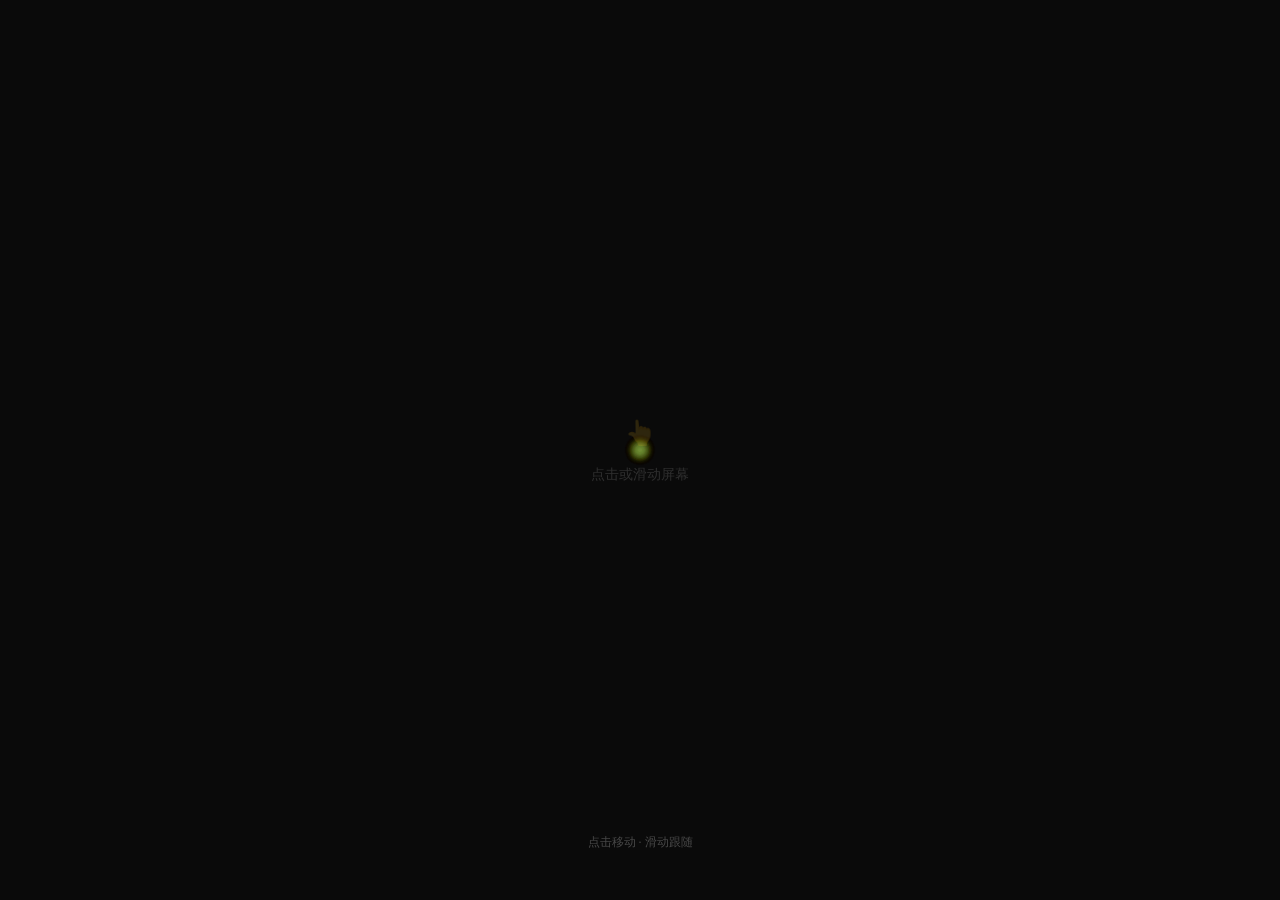
<file: ux/cursor-fog-mobile/index.html>
<!DOCTYPE html>
<html lang="zh-CN">
<head>
  <meta charset="UTF-8">
  <meta name="viewport" content="width=device-width, initial-scale=1.0, maximum-scale=1.0, user-scalable=no">
  <title>彩雾拖尾 · 移动版</title>
  <link rel="stylesheet" href="style.css">
</head>
<body>
  <div class="text-cursor-container" id="container">
    <div class="text-cursor-inner" id="inner"></div>
  </div>
  <div class="tap-hint" id="hint">
    <span class="icon">👆</span>
    点击或滑动屏幕
  </div>
  <div class="info" id="info">点击移动 · 滑动跟随</div>

  <script>
    const inner = document.getElementById('inner');
    const container = document.getElementById('container');
    const hint = document.getElementById('hint');
    const info = document.getElementById('info');

    const count = 30;
    const items = [];

    function getFogGradient(i) {
      const hue = (i / count) * 300 + 10;
      const alpha1 = 0.45 - (i / count) * 0.35;
      const alpha2 = alpha1 * 0.2;
      return `radial-gradient(circle, hsla(${hue}, 100%, 65%, ${alpha1}) 0%, hsla(${hue}, 100%, 55%, ${alpha2}) 40%, transparent 70%)`;
    }

    for (let i = 0; i < count; i++) {
      const el = document.createElement('div');
      el.className = 'text-cursor-item';

      const t = i / count;
      const size = 30 - t * 16;
      const blur = 3 + t * 5;

      el.style.width = size + 'px';
      el.style.height = size + 'px';
      el.style.background = getFogGradient(i);
      el.style.filter = `blur(${blur}px)`;
      el.style.opacity = 1;

      inner.appendChild(el);
      items.push({
        el,
        x: window.innerWidth / 2,
        y: window.innerHeight / 2,
        prevX: window.innerWidth / 2,
        prevY: window.innerHeight / 2,
        baseSize: size,
        stagnantFrames: 0,
      });
    }

    // ── 输入状态 ──
    const target = { x: window.innerWidth / 2, y: window.innerHeight / 2 };
    let isActive = false;          // 是否正在交互（手指按下或鼠标按下）
    let isFollowing = false;       // 是否处于滑动跟随模式
    let prevPointerX = target.x;
    let prevPointerY = target.y;

    // ── 统一设置目标点 ──
    function setTarget(x, y) {
      target.x = x;
      target.y = y;
      isActive = true;
      // 隐藏提示
      hint.classList.add('hidden');
      info.classList.add('hidden');
    }

    // ── 鼠标事件（PC 调试） ──
    container.addEventListener('mousedown', e => {
      setTarget(e.clientX, e.clientY);
      isFollowing = false;
    });

    container.addEventListener('mousemove', e => {
      if (e.buttons > 0) {
        // 按住拖动 → 跟随
        if (!isFollowing && isActive) {
          const dx = e.clientX - prevPointerX;
          const dy = e.clientY - prevPointerY;
          if (Math.abs(dx) + Math.abs(dy) > 8) {
            isFollowing = true;
          }
        }
        if (isFollowing) {
          setTarget(e.clientX, e.clientY);
        } else {
          setTarget(e.clientX, e.clientY);
        }
      }
      prevPointerX = e.clientX;
      prevPointerY = e.clientY;
    });

    container.addEventListener('mouseup', () => {
      isActive = false;
      isFollowing = false;
    });

    container.addEventListener('mouseleave', () => {
      isActive = false;
      isFollowing = false;
    });

    // ── 触摸事件（移动端） ──
    container.addEventListener('touchstart', e => {
      e.preventDefault();
      const touch = e.touches[0];
      prevPointerX = touch.clientX;
      prevPointerY = touch.clientY;
      setTarget(touch.clientX, touch.clientY);
      isFollowing = false;
    }, { passive: false });

    container.addEventListener('touchmove', e => {
      e.preventDefault();
      const touch = e.touches[0];

      // 判断是否进入跟随模式：移动距离超过阈值
      if (!isFollowing) {
        const dx = touch.clientX - prevPointerX;
        const dy = touch.clientY - prevPointerY;
        if (Math.abs(dx) + Math.abs(dy) > 8) {
          isFollowing = true;
        }
      }

      setTarget(touch.clientX, touch.clientY);
      prevPointerX = touch.clientX;
      prevPointerY = touch.clientY;
    }, { passive: false });

    container.addEventListener('touchend', e => {
      isActive = false;
      isFollowing = false;
    });

    container.addEventListener('touchcancel', () => {
      isActive = false;
      isFollowing = false;
    });

    // ── 动画循环 ──
    function animate() {
      let leaderX = target.x;
      let leaderY = target.y;

      items.forEach((item, i) => {
        const speed = 0.22 - i * 0.006;
        const effectiveSpeed = Math.max(speed, 0.025);

        item.prevX = item.x;
        item.prevY = item.y;
        item.x += (leaderX - item.x) * effectiveSpeed;
        item.y += (leaderY - item.y) * effectiveSpeed;

        const dx = item.x - item.prevX;
        const dy = item.y - item.prevY;
        const moved = Math.abs(dx) + Math.abs(dy);

        if (moved < 0.3 && !isActive) {
          item.stagnantFrames++;
        } else {
          item.stagnantFrames = Math.max(0, item.stagnantFrames - 2);
        }

        const trailFade = 1 - (i / count) * 0.85;
        const stagnantFade = Math.max(0, 1 - item.stagnantFrames * 0.008);
        const opacity = trailFade * stagnantFade;

        const halfSize = item.baseSize / 2;
        item.el.style.transform = `translate3d(${item.x - halfSize}px, ${item.y - halfSize}px, 0)`;
        item.el.style.opacity = opacity;

        leaderX = item.x;
        leaderY = item.y;
      });

      requestAnimationFrame(animate);
    }

    animate();
  </script>
</body>
</html>
</file>
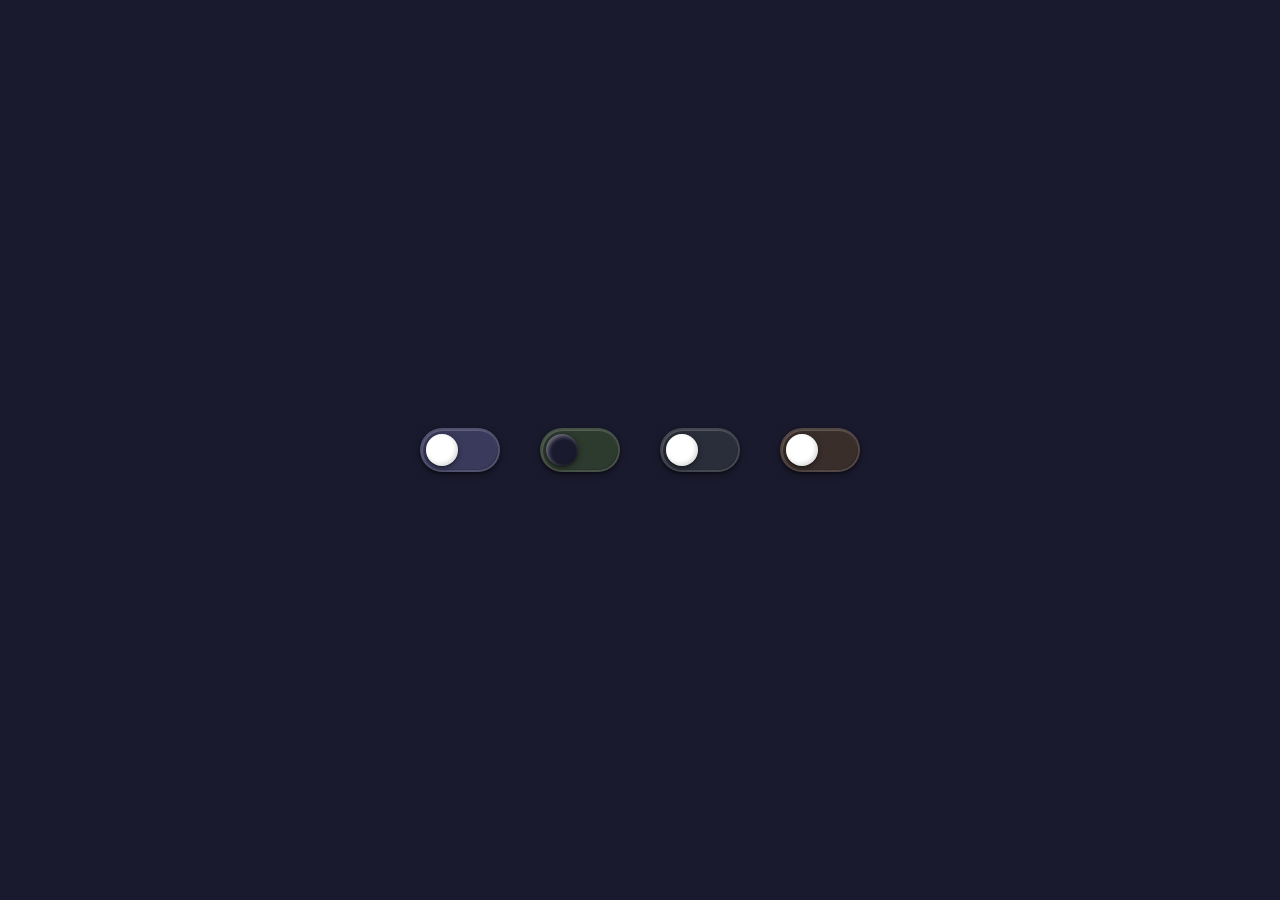
<file: pill-toggle.html>
<!DOCTYPE html>
<html lang="zh-CN">
<head>
<meta charset="UTF-8">
<meta name="viewport" content="width=device-width, initial-scale=1.0">
<title>Pill Toggle Button</title>
<style>
  * {
    margin: 0;
    padding: 0;
    box-sizing: border-box;
  }

  body {
    display: flex;
    justify-content: center;
    align-items: center;
    min-height: 100vh;
    background: #1a1a2e;
    gap: 40px;
    flex-wrap: wrap;
  }

  .pill-toggle {
    /* 可自定义的颜色变量 */
    --pill-border-color: rgba(255, 255, 255, 0.12);
    --pill-border-active-color: rgba(255, 255, 255, 0.18);
    --pill-cavity-color: #3a3a5c;
    --pill-cavity-active-color: #6c5ce7;
    --pill-knob-color: #fff;

    position: relative;
    width: 80px;
    height: 44px;
    border-radius: 22px;
    background: var(--pill-cavity-color);
    border: 2.5px solid var(--pill-border-color);
    /* 伪3D边框：外层高光(左上) + 外层暗影(右下) + 内层高光 + 内层暗影 + 整体投影 */
    box-shadow:
      inset 1px 1px 0 rgba(255, 255, 255, 0.15),
      inset -1px -1px 0 rgba(0, 0, 0, 0.25),
      inset 0 0 0 1px rgba(255, 255, 255, 0.05),
      0 2px 6px rgba(0, 0, 0, 0.5),
      0 1px 2px rgba(0, 0, 0, 0.3);
    cursor: pointer;
    transition: background 0.35s ease, border-color 0.35s ease, box-shadow 0.35s ease;
    user-select: none;
    -webkit-tap-highlight-color: transparent;
  }

  .pill-toggle.active {
    background: var(--pill-cavity-active-color);
    border-color: var(--pill-border-active-color);
    box-shadow:
      inset 1px 1px 0 rgba(255, 255, 255, 0.2),
      inset -1px -1px 0 rgba(0, 0, 0, 0.2),
      inset 0 0 0 1px rgba(255, 255, 255, 0.08),
      0 3px 10px rgba(0, 0, 0, 0.4),
      0 1px 3px rgba(0, 0, 0, 0.3);
  }

  .pill-toggle .knob {
    position: absolute;
    top: 4px;
    left: 4px;
    width: 32px;
    height: 32px;
    border-radius: 50%;
    background: var(--pill-knob-color);
    /* 伪3D球体：内高光(左上) + 内暗影(右下) + 外投影 */
    box-shadow:
      inset 2px 2px 4px rgba(255, 255, 255, 0.4),
      inset -2px -2px 4px rgba(0, 0, 0, 0.15),
      0 2px 6px rgba(0, 0, 0, 0.4),
      0 1px 2px rgba(0, 0, 0, 0.3);
    will-change: transform;
    transition: background 0.35s ease;
  }

  /* ---- 演示：不同配色 ---- */
  .pill-toggle.green {
    --pill-cavity-color: #2d3a2e;
    --pill-cavity-active-color: #00b894;
  }
  .pill-toggle.blue {
    --pill-cavity-color: #2a2e3a;
    --pill-cavity-active-color: #0984e3;
  }
  .pill-toggle.orange {
    --pill-cavity-color: #3a2e2a;
    --pill-cavity-active-color: #e17055;
  }
  .pill-toggle.dark-knob {
    --pill-knob-color: #1a1a2e;
  }
</style>
</head>
<body>

<!-- 默认配色 -->
<div class="pill-toggle" onclick="togglePill(this)">
  <div class="knob"></div>
</div>

<!-- 绿色空腔 + 深色球体 -->
<div class="pill-toggle green dark-knob" onclick="togglePill(this)">
  <div class="knob"></div>
</div>

<!-- 蓝色空腔 -->
<div class="pill-toggle blue" onclick="togglePill(this)">
  <div class="knob"></div>
</div>

<!-- 橙色空腔 -->
<div class="pill-toggle orange" onclick="togglePill(this)">
  <div class="knob"></div>
</div>

<script>
/**
 * 药丸切换按钮
 * - 点击后圆形滑块丝滑滑动到另一端
 * - 到达后产生 1 次反弹，反弹幅度为行程的 1%
 *
 * 可自定义 CSS 变量：
 *   --pill-border-color          边框颜色（未激活）
 *   --pill-border-active-color   边框颜色（激活）
 *   --pill-cavity-color          空腔颜色（未激活）
 *   --pill-cavity-active-color   空腔颜色（激活）
 *   --pill-knob-color            球体颜色
 */

function togglePill(el) {
  const knob = el.querySelector('.knob');
  const isActive = el.classList.toggle('active');

  const pillWidth = el.clientWidth;
  const knobWidth = knob.offsetWidth;
  const knobLeft = parseFloat(getComputedStyle(knob).left);
  const travel = pillWidth - knobWidth - knobLeft * 2;

  const startX = isActive ? 0 : travel;
  const targetX = isActive ? travel : 0;

  // 反弹参数：行程的 1%，最少 2px 保证可见
  const bounceRange = Math.max(travel * 0.01, 2);
  const bounceDirection = isActive ? -1 : 1;

  const keyframes = [
    {
      transform: `translateX(${startX}px)`,
      offset: 0,
      easing: 'cubic-bezier(0.22, 1, 0.36, 1)',
    },
    {
      transform: `translateX(${targetX}px)`,
      offset: 0.65,
      easing: 'cubic-bezier(0.34, 0, 0.75, 0)',
    },
    {
      transform: `translateX(${targetX + bounceDirection * bounceRange}px)`,
      offset: 0.82,
      easing: 'cubic-bezier(0.22, 1, 0.36, 1)',
    },
    {
      transform: `translateX(${targetX}px)`,
      offset: 1,
    },
  ];

  const animation = knob.animate(keyframes, {
    duration: 450,
    fill: 'forwards',
  });

  animation.onfinish = () => {
    knob.style.transform = `translateX(${targetX}px)`;
    animation.cancel();
  };
}
</script>

</body>
</html>
</file>
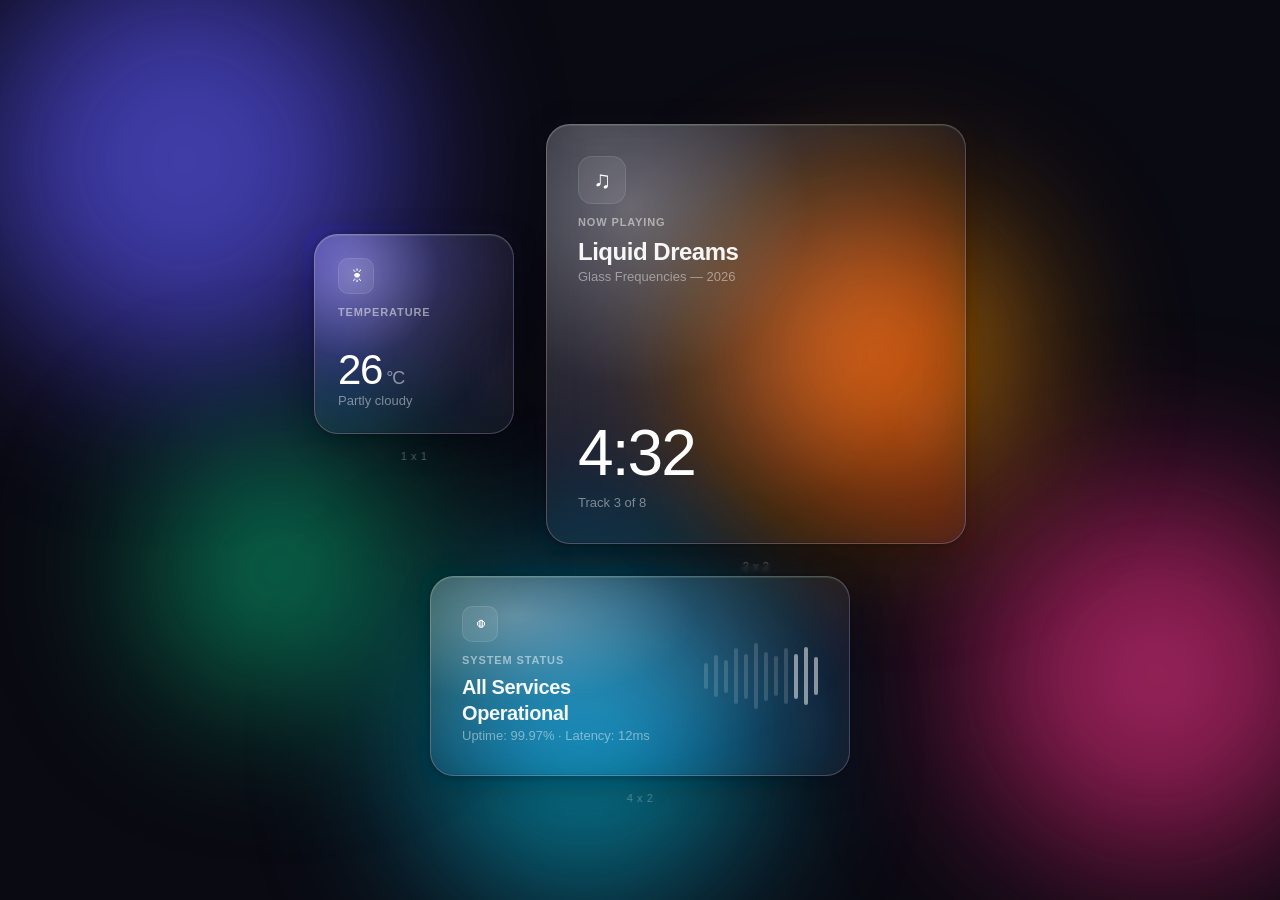
<file: components/cards/liquid-glass-card.html>
<!DOCTYPE html>
<html lang="zh-CN">
<head>
<meta charset="UTF-8">
<meta name="viewport" content="width=device-width, initial-scale=1.0">
<title>Liquid Glass Card - 液态玻璃卡片</title>
<style>
  /* ============================================
     液态玻璃卡片 - Liquid Glass Card
     边缘透镜效果 + 光线扭曲
     格式: 1x1 / 2x2 / 4x2
     ============================================ */

  * {
    margin: 0;
    padding: 0;
    box-sizing: border-box;
  }

  :root {
    /* 玻璃材质变量 */
    --glass-bg: rgba(255, 255, 255, 0.06);
    --glass-border: rgba(255, 255, 255, 0.18);
    --glass-blur: 22px;
    --glass-saturate: 180%;
    --lens-scale: 25;
    --lens-blur: 8px;
    --edge-glow: rgba(255, 255, 255, 0.12);
    --specular-opacity: 0.35;
    --caustic-opacity: 0.06;
    --chromatic-offset: 1.5px;
  }

  body {
    display: flex;
    justify-content: center;
    align-items: center;
    min-height: 100vh;
    background: #0a0a12;
    font-family: 'SF Pro Display', -apple-system, BlinkMacSystemFont, 'Segoe UI', sans-serif;
    overflow-x: hidden;
    color: #fff;
  }

  /* ---- 场景背景 ---- */
  .scene {
    position: fixed;
    inset: 0;
    z-index: 0;
    overflow: hidden;
  }

  .blob {
    position: absolute;
    border-radius: 50%;
    filter: blur(80px);
    opacity: 0.7;
    will-change: transform;
  }

  .blob-1 {
    width: 500px;
    height: 500px;
    background: radial-gradient(circle, #6366f1 0%, #4f46e5 50%, transparent 70%);
    top: -10%;
    left: -5%;
    animation: drift-1 20s ease-in-out infinite;
  }

  .blob-2 {
    width: 450px;
    height: 450px;
    background: radial-gradient(circle, #ec4899 0%, #be185d 50%, transparent 70%);
    top: 50%;
    right: -8%;
    animation: drift-2 25s ease-in-out infinite;
  }

  .blob-3 {
    width: 400px;
    height: 400px;
    background: radial-gradient(circle, #06b6d4 0%, #0891b2 50%, transparent 70%);
    bottom: -5%;
    left: 30%;
    animation: drift-3 22s ease-in-out infinite;
  }

  .blob-4 {
    width: 350px;
    height: 350px;
    background: radial-gradient(circle, #f59e0b 0%, #d97706 50%, transparent 70%);
    top: 20%;
    left: 55%;
    animation: drift-4 18s ease-in-out infinite;
  }

  .blob-5 {
    width: 300px;
    height: 300px;
    background: radial-gradient(circle, #10b981 0%, #059669 50%, transparent 70%);
    bottom: 20%;
    left: 10%;
    animation: drift-5 24s ease-in-out infinite;
  }

  @keyframes drift-1 {
    0%, 100% { transform: translate(0, 0) scale(1); }
    33% { transform: translate(80px, 60px) scale(1.1); }
    66% { transform: translate(-40px, 30px) scale(0.95); }
  }
  @keyframes drift-2 {
    0%, 100% { transform: translate(0, 0) scale(1); }
    33% { transform: translate(-70px, -50px) scale(1.05); }
    66% { transform: translate(30px, -80px) scale(0.9); }
  }
  @keyframes drift-3 {
    0%, 100% { transform: translate(0, 0) scale(1); }
    33% { transform: translate(60px, -40px) scale(1.08); }
    66% { transform: translate(-50px, 20px) scale(0.92); }
  }
  @keyframes drift-4 {
    0%, 100% { transform: translate(0, 0) scale(1); }
    33% { transform: translate(-50px, 70px) scale(0.95); }
    66% { transform: translate(40px, -30px) scale(1.1); }
  }
  @keyframes drift-5 {
    0%, 100% { transform: translate(0, 0) scale(1); }
    33% { transform: translate(70px, 30px) scale(1.05); }
    66% { transform: translate(-60px, -50px) scale(0.98); }
  }

  /* ---- 卡片展示区 ---- */
  .card-showcase {
    position: relative;
    z-index: 1;
    display: flex;
    flex-wrap: wrap;
    gap: 32px;
    justify-content: center;
    align-items: center;
    padding: 60px 40px;
    max-width: 1100px;
  }

  /* ---- 玻璃卡片基础 ---- */
  .glass-card {
    position: relative;
    border-radius: 24px;
    cursor: default;
    transform-style: preserve-3d;
    transition: transform 0.4s cubic-bezier(0.175, 0.885, 0.32, 1.275);
    will-change: transform;
  }

  .glass-card:hover {
    z-index: 10;
  }

  /* 格式尺寸 */
  .size-1x1 { width: 200px; height: 200px; }
  .size-2x2 { width: 420px; height: 420px; }
  .size-4x2 { width: 420px; height: 200px; }

  /* ---- 透镜扭曲层 ---- */
  .lens-layer {
    position: absolute;
    inset: -12px;
    border-radius: 32px;
    backdrop-filter: blur(2px) saturate(120%);
    -webkit-backdrop-filter: blur(2px) saturate(120%);
    filter: url(#liquid-lens);
    z-index: 0;
    overflow: hidden;
  }

  /* ---- 玻璃主体 ---- */
  .glass-body {
    position: absolute;
    inset: 0;
    border-radius: 24px;
    background: var(--glass-bg);
    backdrop-filter: blur(var(--glass-blur)) saturate(var(--glass-saturate));
    -webkit-backdrop-filter: blur(var(--glass-blur)) saturate(var(--glass-saturate));
    border: 1px solid var(--glass-border);
    z-index: 1;
    overflow: hidden;
    box-shadow:
      inset 0 1px 0 rgba(255, 255, 255, 0.1),
      inset 0 -1px 0 rgba(0, 0, 0, 0.1),
      0 8px 32px rgba(0, 0, 0, 0.3),
      0 2px 8px rgba(0, 0, 0, 0.2);
  }

  /* ---- 棱镜边缘（色散效果） ---- */
  .prismatic-edge {
    position: absolute;
    inset: -1px;
    border-radius: 25px;
    z-index: 2;
    pointer-events: none;
    overflow: hidden;
  }

  .prismatic-edge::before {
    content: '';
    position: absolute;
    inset: -2px;
    border-radius: 26px;
    padding: 2px;
    background: conic-gradient(
      from var(--prism-angle, 0deg),
      rgba(255, 0, 0, 0.0) 0%,
      rgba(255, 60, 60, 0.25) 8%,
      rgba(255, 180, 0, 0.2) 16%,
      rgba(255, 255, 0, 0.15) 24%,
      rgba(60, 255, 60, 0.2) 32%,
      rgba(0, 200, 255, 0.25) 40%,
      rgba(80, 80, 255, 0.2) 48%,
      rgba(180, 0, 255, 0.25) 56%,
      rgba(255, 0, 180, 0.2) 64%,
      rgba(255, 0, 0, 0.0) 72%,
      transparent 72%
    );
    -webkit-mask: linear-gradient(#fff 0 0) content-box, linear-gradient(#fff 0 0);
    -webkit-mask-composite: xor;
    mask-composite: exclude;
    opacity: 0.6;
    animation: prism-rotate 8s linear infinite;
  }

  @keyframes prism-rotate {
    to { --prism-angle: 360deg; }
  }

  @property --prism-angle {
    syntax: '<angle>';
    initial-value: 0deg;
    inherits: false;
  }

  /* ---- 色差边缘（chromatic aberration） ---- */
  .chromatic-edge {
    position: absolute;
    inset: 0;
    border-radius: 24px;
    z-index: 3;
    pointer-events: none;
    box-shadow:
      inset 1px 0 0 rgba(255, 80, 80, 0.12),
      inset -1px 0 0 rgba(80, 80, 255, 0.12),
      inset 0 1px 0 rgba(80, 255, 80, 0.08),
      inset 0 -1px 0 rgba(255, 80, 255, 0.08);
  }

  /* ---- 高光反射 ---- */
  .specular {
    position: absolute;
    inset: 0;
    border-radius: 24px;
    z-index: 4;
    pointer-events: none;
    overflow: hidden;
  }

  .specular::before {
    content: '';
    position: absolute;
    width: 200%;
    height: 200%;
    top: var(--spec-y, -80%);
    left: var(--spec-x, -80%);
    background: radial-gradient(
      ellipse at center,
      rgba(255, 255, 255, var(--specular-opacity)) 0%,
      rgba(255, 255, 255, 0.08) 30%,
      transparent 60%
    );
    transition: top 0.3s ease-out, left 0.3s ease-out;
    mix-blend-mode: overlay;
  }

  /* ---- 焦散光纹 ---- */
  .caustics {
    position: absolute;
    inset: 0;
    border-radius: 24px;
    z-index: 5;
    pointer-events: none;
    overflow: hidden;
    opacity: var(--caustic-opacity);
  }

  .caustics::before {
    content: '';
    position: absolute;
    inset: -50%;
    background:
      radial-gradient(ellipse 80px 60px at 30% 25%, rgba(255,255,255,0.5) 0%, transparent 70%),
      radial-gradient(ellipse 60px 90px at 70% 60%, rgba(255,255,255,0.4) 0%, transparent 70%),
      radial-gradient(ellipse 50px 50px at 50% 80%, rgba(255,255,255,0.3) 0%, transparent 70%),
      radial-gradient(ellipse 70px 40px at 20% 70%, rgba(255,255,255,0.35) 0%, transparent 70%);
    animation: caustic-drift 12s ease-in-out infinite;
    mix-blend-mode: overlay;
  }

  @keyframes caustic-drift {
    0%, 100% { transform: translate(0, 0) rotate(0deg) scale(1); }
    25% { transform: translate(15px, -10px) rotate(3deg) scale(1.05); }
    50% { transform: translate(-10px, 15px) rotate(-2deg) scale(0.98); }
    75% { transform: translate(8px, 8px) rotate(1deg) scale(1.02); }
  }

  /* ---- 内部折射光带 ---- */
  .refraction-band {
    position: absolute;
    inset: 0;
    border-radius: 24px;
    z-index: 6;
    pointer-events: none;
    overflow: hidden;
  }

  .refraction-band::before {
    content: '';
    position: absolute;
    top: -100%;
    left: -50%;
    width: 200%;
    height: 40%;
    background: linear-gradient(
      180deg,
      transparent 0%,
      rgba(255, 255, 255, 0.03) 30%,
      rgba(255, 255, 255, 0.06) 50%,
      rgba(255, 255, 255, 0.03) 70%,
      transparent 100%
    );
    transform: rotate(-15deg);
    animation: refraction-sweep 6s ease-in-out infinite;
  }

  @keyframes refraction-sweep {
    0%, 100% { top: -40%; opacity: 0.6; }
    50% { top: 100%; opacity: 0.3; }
  }

  /* ---- 液态呼吸动画 ---- */
  .glass-card::after {
    content: '';
    position: absolute;
    inset: -2px;
    border-radius: 26px;
    z-index: -1;
    background: transparent;
    box-shadow: 0 0 20px rgba(255, 255, 255, 0.03);
    animation: liquid-breathe 4s ease-in-out infinite;
  }

  @keyframes liquid-breathe {
    0%, 100% {
      box-shadow: 0 0 20px rgba(255, 255, 255, 0.03);
      border-radius: 26px;
    }
    50% {
      box-shadow: 0 0 35px rgba(255, 255, 255, 0.06);
      border-radius: 28px;
    }
  }

  /* ---- 卡片内容 ---- */
  .card-content {
    position: relative;
    z-index: 7;
    padding: 24px;
    height: 100%;
    display: flex;
    flex-direction: column;
    justify-content: space-between;
  }

  .card-label {
    font-size: 11px;
    font-weight: 600;
    letter-spacing: 0.08em;
    text-transform: uppercase;
    color: rgba(255, 255, 255, 0.5);
    margin-bottom: 8px;
  }

  .card-title {
    font-size: 18px;
    font-weight: 700;
    color: rgba(255, 255, 255, 0.95);
    line-height: 1.3;
    letter-spacing: -0.02em;
  }

  .card-value {
    font-size: 42px;
    font-weight: 200;
    color: #fff;
    line-height: 1;
    letter-spacing: -0.03em;
  }

  .card-value .unit {
    font-size: 18px;
    font-weight: 400;
    color: rgba(255, 255, 255, 0.5);
    margin-left: 4px;
  }

  .card-desc {
    font-size: 13px;
    color: rgba(255, 255, 255, 0.45);
    line-height: 1.5;
  }

  .card-icon {
    width: 36px;
    height: 36px;
    border-radius: 10px;
    display: flex;
    align-items: center;
    justify-content: center;
    font-size: 18px;
    background: rgba(255, 255, 255, 0.08);
    border: 1px solid rgba(255, 255, 255, 0.1);
    backdrop-filter: blur(8px);
    -webkit-backdrop-filter: blur(8px);
    margin-bottom: 12px;
  }

  /* ---- 2x2 卡片内容 ---- */
  .size-2x2 .card-content {
    padding: 32px;
  }

  .size-2x2 .card-title {
    font-size: 24px;
  }

  .size-2x2 .card-value {
    font-size: 64px;
  }

  .size-2x2 .card-icon {
    width: 48px;
    height: 48px;
    font-size: 24px;
    border-radius: 14px;
  }

  /* ---- 4x2 卡片内容 ---- */
  .size-4x2 .card-content {
    padding: 28px 32px;
    flex-direction: row;
    align-items: center;
    gap: 32px;
  }

  .size-4x2 .card-info {
    flex: 1;
    min-width: 0;
  }

  .size-4x2 .card-visual {
    flex-shrink: 0;
    display: flex;
    align-items: center;
    gap: 6px;
  }

  .size-4x2 .bar {
    width: 4px;
    border-radius: 2px;
    background: rgba(255, 255, 255, 0.15);
    transition: height 0.6s cubic-bezier(0.175, 0.885, 0.32, 1.275);
  }

  .size-4x2 .bar.active {
    background: rgba(255, 255, 255, 0.5);
  }

  /* ---- 标签区 ---- */
  .format-label {
    position: absolute;
    bottom: -28px;
    left: 50%;
    transform: translateX(-50%);
    font-size: 11px;
    font-weight: 500;
    color: rgba(255, 255, 255, 0.3);
    letter-spacing: 0.05em;
    white-space: nowrap;
  }

  /* ---- 点击涟漪 ---- */
  .ripple {
    position: absolute;
    border-radius: 50%;
    background: radial-gradient(circle, rgba(255,255,255,0.2) 0%, transparent 70%);
    transform: scale(0);
    animation: ripple-expand 0.6s ease-out forwards;
    pointer-events: none;
    z-index: 8;
  }

  @keyframes ripple-expand {
    to {
      transform: scale(4);
      opacity: 0;
    }
  }

  /* ---- 响应式 ---- */
  @media (max-width: 768px) {
    .card-showcase {
      padding: 40px 20px;
      gap: 40px;
    }
    .size-2x2 { width: 320px; height: 320px; }
    .size-4x2 { width: 320px; height: 160px; }
    .size-2x2 .card-value { font-size: 48px; }
  }

  /* ---- 减少动效偏好 ---- */
  @media (prefers-reduced-motion: reduce) {
    *, *::before, *::after {
      animation-duration: 0.01ms !important;
      animation-iteration-count: 1 !important;
      transition-duration: 0.01ms !important;
    }
    .lens-layer {
      filter: none !important;
    }
  }
</style>
</head>
<body>

<!-- SVG 滤镜定义 -->
<svg class="svg-defs" style="position:absolute;width:0;height:0;overflow:hidden" aria-hidden="true">
  <defs>
    <!-- 液态透镜扭曲滤镜 -->
    <filter id="liquid-lens" x="-8%" y="-8%" width="116%" height="116%" color-interpolation-filters="sRGB">
      <!-- 生成有机噪声纹理 -->
      <feTurbulence
        type="fractalNoise"
        baseFrequency="0.012"
        numOctaves="3"
        seed="3"
        result="noise"
      />

      <!-- 构建边缘蒙版：膨胀源形状 → 减去原始 → 得到外环 -->
      <feMorphology operator="dilate" radius="22" in="SourceAlpha" result="expanded" />
      <feComposite operator="out" in="expanded" in2="SourceAlpha" result="outerRing" />

      <!-- 柔化边缘蒙版 -->
      <feGaussianBlur in="outerRing" stdDeviation="10" result="softEdge" />

      <!-- 仅在边缘区域应用噪声 -->
      <feComposite operator="in" in="noise" in2="softEdge" result="edgeNoise" />

      <!-- 中性基底（无位移） -->
      <feFlood flood-color="rgb(128,128,128)" result="neutral" />

      <!-- 合成位移贴图：中性中心 + 噪声边缘 -->
      <feComposite operator="over" in="neutral" in2="edgeNoise" result="dispMap" />

      <!-- 应用位移映射 -->
      <feDisplacementMap
        in="SourceGraphic"
        in2="dispMap"
        scale="25"
        xChannelSelector="R"
        yChannelSelector="G"
      />
    </filter>

    <!-- 增强版透镜扭曲（用于 2x2 大卡片） -->
    <filter id="liquid-lens-lg" x="-8%" y="-8%" width="116%" height="116%" color-interpolation-filters="sRGB">
      <feTurbulence
        type="fractalNoise"
        baseFrequency="0.008"
        numOctaves="4"
        seed="7"
        result="noise"
      />
      <feMorphology operator="dilate" radius="30" in="SourceAlpha" result="expanded" />
      <feComposite operator="out" in="expanded" in2="SourceAlpha" result="outerRing" />
      <feGaussianBlur in="outerRing" stdDeviation="14" result="softEdge" />
      <feComposite operator="in" in="noise" in2="softEdge" result="edgeNoise" />
      <feFlood flood-color="rgb(128,128,128)" result="neutral" />
      <feComposite operator="over" in="neutral" in2="edgeNoise" result="dispMap" />
      <feDisplacementMap
        in="SourceGraphic"
        in2="dispMap"
        scale="30"
        xChannelSelector="R"
        yChannelSelector="G"
      />
    </filter>
  </defs>
</svg>

<!-- 场景背景 -->
<div class="scene" aria-hidden="true">
  <div class="blob blob-1"></div>
  <div class="blob blob-2"></div>
  <div class="blob blob-3"></div>
  <div class="blob blob-4"></div>
  <div class="blob blob-5"></div>
</div>

<!-- 卡片展示 -->
<main class="card-showcase">

  <!-- ====== 1x1 卡片 ====== -->
  <div class="glass-card size-1x1" data-tilt>
    <div class="lens-layer" style="filter: url(#liquid-lens)"></div>
    <div class="glass-body"></div>
    <div class="prismatic-edge"></div>
    <div class="chromatic-edge"></div>
    <div class="specular"></div>
    <div class="caustics"></div>
    <div class="refraction-band"></div>
    <div class="card-content">
      <div>
        <div class="card-icon">&#9728;</div>
        <div class="card-label">Temperature</div>
      </div>
      <div>
        <div class="card-value">26<span class="unit">°C</span></div>
        <div class="card-desc">Partly cloudy</div>
      </div>
    </div>
    <span class="format-label">1 x 1</span>
  </div>

  <!-- ====== 2x2 卡片 ====== -->
  <div class="glass-card size-2x2" data-tilt>
    <div class="lens-layer" style="filter: url(#liquid-lens-lg)"></div>
    <div class="glass-body"></div>
    <div class="prismatic-edge"></div>
    <div class="chromatic-edge"></div>
    <div class="specular"></div>
    <div class="caustics"></div>
    <div class="refraction-band"></div>
    <div class="card-content">
      <div>
        <div class="card-icon">&#9835;</div>
        <div class="card-label">Now Playing</div>
        <div class="card-title">Liquid Dreams</div>
        <div class="card-desc">Glass Frequencies &mdash; 2026</div>
      </div>
      <div>
        <div class="card-value">4:32</div>
        <div class="card-desc" style="margin-top:8px">Track 3 of 8</div>
      </div>
    </div>
    <span class="format-label">2 x 2</span>
  </div>

  <!-- ====== 4x2 卡片 ====== -->
  <div class="glass-card size-4x2" data-tilt>
    <div class="lens-layer" style="filter: url(#liquid-lens)"></div>
    <div class="glass-body"></div>
    <div class="prismatic-edge"></div>
    <div class="chromatic-edge"></div>
    <div class="specular"></div>
    <div class="caustics"></div>
    <div class="refraction-band"></div>
    <div class="card-content">
      <div class="card-info">
        <div class="card-icon">&#9677;</div>
        <div class="card-label">System Status</div>
        <div class="card-title" style="font-size:20px">All Services Operational</div>
        <div class="card-desc">Uptime: 99.97% &middot; Latency: 12ms</div>
      </div>
      <div class="card-visual" id="bar-chart">
        <!-- JS 动态生成柱状图 -->
      </div>
    </div>
    <span class="format-label">4 x 2</span>
  </div>

</main>

<script>
/**
 * 液态玻璃卡片交互
 *
 * 功能：
 * 1. 鼠标追踪高光反射
 * 2. 3D 倾斜效果
 * 3. 点击涟漪
 * 4. 4x2 卡片动态柱状图
 */

(function () {
  'use strict';

  /* ---- 鼠标追踪高光 + 3D 倾斜 ---- */
  const cards = document.querySelectorAll('[data-tilt]');

  cards.forEach((card) => {
    const specular = card.querySelector('.specular');

    card.addEventListener('mousemove', (e) => {
      const rect = card.getBoundingClientRect();
      const x = e.clientX - rect.left;
      const y = e.clientY - rect.top;
      const centerX = rect.width / 2;
      const centerY = rect.height / 2;

      // 高光位置
      const specX = ((x / rect.width) * 100 - 50) * -2;
      const specY = ((y / rect.height) * 100 - 50) * -2;
      specular.style.setProperty('--spec-x', `${specX - 80}%`);
      specular.style.setProperty('--spec-y', `${specY - 80}%`);

      // 3D 倾斜
      const rotateY = ((x - centerX) / centerX) * 6;
      const rotateX = ((centerY - y) / centerY) * 6;
      card.style.transform = `perspective(800px) rotateX(${rotateX}deg) rotateY(${rotateY}deg) scale(1.02)`;
    });

    card.addEventListener('mouseleave', () => {
      card.style.transform = 'perspective(800px) rotateX(0deg) rotateY(0deg) scale(1)';
      specular.style.setProperty('--spec-x', '-80%');
      specular.style.setProperty('--spec-y', '-80%');
    });

    // 点击涟漪
    card.addEventListener('click', (e) => {
      const rect = card.getBoundingClientRect();
      const x = e.clientX - rect.left;
      const y = e.clientY - rect.top;
      const ripple = document.createElement('div');
      ripple.className = 'ripple';
      ripple.style.left = `${x - 25}px`;
      ripple.style.top = `${y - 25}px`;
      ripple.style.width = '50px';
      ripple.style.height = '50px';
      card.querySelector('.glass-body').appendChild(ripple);
      ripple.addEventListener('animationend', () => ripple.remove());
    });
  });

  /* ---- 4x2 卡片柱状图 ---- */
  const barChart = document.getElementById('bar-chart');
  if (barChart) {
    const heights = [28, 45, 36, 58, 42, 65, 50, 38, 55, 48, 60, 40];
    heights.forEach((h, i) => {
      const bar = document.createElement('div');
      bar.className = 'bar' + (i >= heights.length - 3 ? ' active' : '');
      bar.style.height = `${h}px`;
      barChart.appendChild(bar);
    });

    // 缓慢动态变化
    setInterval(() => {
      const bars = barChart.querySelectorAll('.bar');
      bars.forEach((bar) => {
        const current = parseInt(bar.style.height, 10);
        const delta = Math.round((Math.random() - 0.5) * 8);
        const next = Math.max(16, Math.min(70, current + delta));
        bar.style.height = `${next}px`;
      });
    }, 2000);
  }

})();
</script>

</body>
</html>
</file>
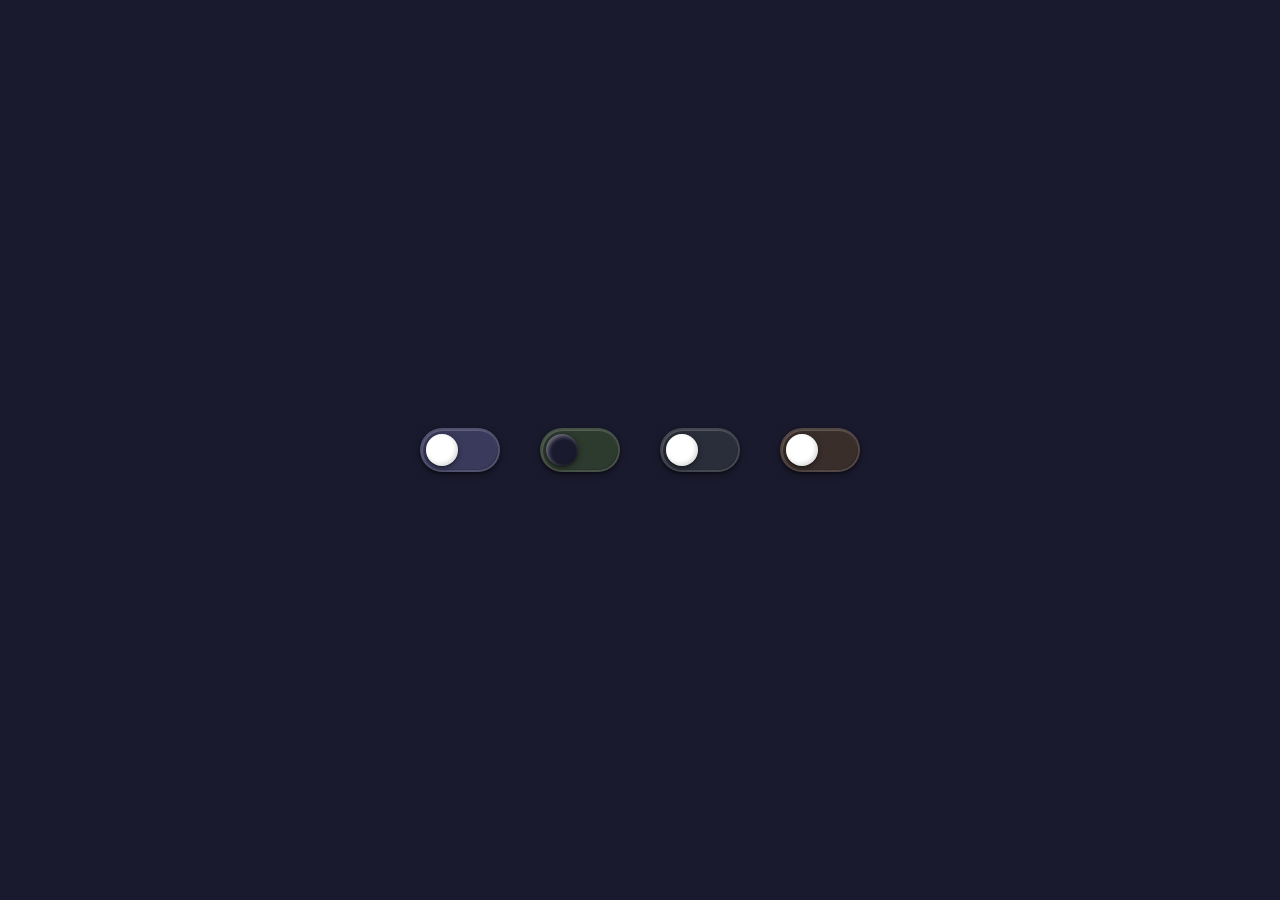
<file: components/toggles/pill-toggle.html>
<!DOCTYPE html>
<html lang="zh-CN">
<head>
<meta charset="UTF-8">
<meta name="viewport" content="width=device-width, initial-scale=1.0">
<title>Pill Toggle Button</title>
<link rel="stylesheet" href="pill-toggle.css">
</head>
<body>

<!-- 默认配色 -->
<div class="pill-toggle" onclick="togglePill(this)">
  <div class="knob"></div>
</div>

<!-- 绿色空腔 + 深色球体 -->
<div class="pill-toggle green dark-knob" onclick="togglePill(this)">
  <div class="knob"></div>
</div>

<!-- 蓝色空腔 -->
<div class="pill-toggle blue" onclick="togglePill(this)">
  <div class="knob"></div>
</div>

<!-- 橙色空腔 -->
<div class="pill-toggle orange" onclick="togglePill(this)">
  <div class="knob"></div>
</div>

<script>
/**
 * 药丸切换按钮
 * - 点击后圆形滑块丝滑滑动到另一端
 * - 到达后产生 1 次反弹，反弹幅度为行程的 1%
 *
 * 可自定义 CSS 变量：
 *   --pill-border-color          边框颜色（未激活）
 *   --pill-border-active-color   边框颜色（激活）
 *   --pill-cavity-color          空腔颜色（未激活）
 *   --pill-cavity-active-color   空腔颜色（激活）
 *   --pill-knob-color            球体颜色
 */

function togglePill(el) {
  const knob = el.querySelector('.knob');
  const isActive = el.classList.toggle('active');

  const pillWidth = el.clientWidth;
  const knobWidth = knob.offsetWidth;
  const knobLeft = parseFloat(getComputedStyle(knob).left);
  const travel = pillWidth - knobWidth - knobLeft * 2;

  const startX = isActive ? 0 : travel;
  const targetX = isActive ? travel : 0;

  // 反弹参数：行程的 1%，最少 2px 保证可见
  const bounceRange = Math.max(travel * 0.01, 2);
  const bounceDirection = isActive ? -1 : 1;

  const keyframes = [
    {
      transform: `translateX(${startX}px)`,
      offset: 0,
      easing: 'cubic-bezier(0.22, 1, 0.36, 1)',
    },
    {
      transform: `translateX(${targetX}px)`,
      offset: 0.65,
      easing: 'cubic-bezier(0.34, 0, 0.75, 0)',
    },
    {
      transform: `translateX(${targetX + bounceDirection * bounceRange}px)`,
      offset: 0.82,
      easing: 'cubic-bezier(0.22, 1, 0.36, 1)',
    },
    {
      transform: `translateX(${targetX}px)`,
      offset: 1,
    },
  ];

  const animation = knob.animate(keyframes, {
    duration: 450,
    fill: 'forwards',
  });

  animation.onfinish = () => {
    knob.style.transform = `translateX(${targetX}px)`;
    animation.cancel();
  };
}
</script>

</body>
</html>
</file>
<file: ux/cursor-fog-mobile/style.css>
* {
  margin: 0;
  padding: 0;
  box-sizing: border-box;
}

body {
  background: #0a0a0a;
  overflow: hidden;
  touch-action: none;
  -webkit-tap-highlight-color: transparent;
  height: 100dvh;
  width: 100vw;
}

.text-cursor-container {
  width: 100%;
  height: 100%;
  position: relative;
}

.text-cursor-inner {
  position: absolute;
  top: 0;
  left: 0;
  right: 0;
  bottom: 0;
  pointer-events: none;
}

.text-cursor-item {
  position: absolute;
  user-select: none;
  white-space: nowrap;
  font-size: 1.875rem;
  border-radius: 50%;
  will-change: transform;
}

.info {
  position: fixed;
  bottom: 3rem;
  left: 50%;
  transform: translateX(-50%);
  color: rgba(255, 255, 255, 0.25);
  font-size: 0.75rem;
  pointer-events: none;
  text-align: center;
  z-index: 10;
  line-height: 1.6;
  transition: opacity 1s ease;
}

.info.hidden {
  opacity: 0;
}

/* Mobile tap hint dot */
.tap-hint {
  position: fixed;
  top: 50%;
  left: 50%;
  transform: translate(-50%, -50%);
  color: rgba(255, 255, 255, 0.15);
  font-size: 0.85rem;
  pointer-events: none;
  z-index: 10;
  text-align: center;
  line-height: 1.8;
  animation: pulse-hint 2.5s ease-in-out infinite;
}

.tap-hint .icon {
  display: block;
  font-size: 1.5rem;
  margin-bottom: 0.5rem;
}

@keyframes pulse-hint {
  0%, 100% { opacity: 0.5; transform: translate(-50%, -50%) scale(1); }
  50% { opacity: 1; transform: translate(-50%, -50%) scale(1.05); }
}
</file>
<file: components/toggles/pill-toggle.css>
* {
  margin: 0;
  padding: 0;
  box-sizing: border-box;
}

body {
  display: flex;
  justify-content: center;
  align-items: center;
  min-height: 100vh;
  background: #1a1a2e;
  gap: 40px;
  flex-wrap: wrap;
}

.pill-toggle {
  /* 可自定义的颜色变量 */
  --pill-border-color: rgba(255, 255, 255, 0.12);
  --pill-border-active-color: rgba(255, 255, 255, 0.18);
  --pill-cavity-color: #3a3a5c;
  --pill-cavity-active-color: #6c5ce7;
  --pill-knob-color: #fff;

  position: relative;
  width: 80px;
  height: 44px;
  border-radius: 22px;
  background: var(--pill-cavity-color);
  border: 2.5px solid var(--pill-border-color);
  /* 伪3D边框：外层高光(左上) + 外层暗影(右下) + 内层高光 + 内层暗影 + 整体投影 */
  box-shadow:
    inset 1px 1px 0 rgba(255, 255, 255, 0.15),
    inset -1px -1px 0 rgba(0, 0, 0, 0.25),
    inset 0 0 0 1px rgba(255, 255, 255, 0.05),
    0 2px 6px rgba(0, 0, 0, 0.5),
    0 1px 2px rgba(0, 0, 0, 0.3);
  cursor: pointer;
  transition: background 0.35s ease, border-color 0.35s ease, box-shadow 0.35s ease;
  user-select: none;
  -webkit-tap-highlight-color: transparent;
}

.pill-toggle.active {
  background: var(--pill-cavity-active-color);
  border-color: var(--pill-border-active-color);
  box-shadow:
    inset 1px 1px 0 rgba(255, 255, 255, 0.2),
    inset -1px -1px 0 rgba(0, 0, 0, 0.2),
    inset 0 0 0 1px rgba(255, 255, 255, 0.08),
    0 3px 10px rgba(0, 0, 0, 0.4),
    0 1px 3px rgba(0, 0, 0, 0.3);
}

.pill-toggle .knob {
  position: absolute;
  top: 4px;
  left: 4px;
  width: 32px;
  height: 32px;
  border-radius: 50%;
  background: var(--pill-knob-color);
  /* 伪3D球体：内高光(左上) + 内暗影(右下) + 外投影 */
  box-shadow:
    inset 2px 2px 4px rgba(255, 255, 255, 0.4),
    inset -2px -2px 4px rgba(0, 0, 0, 0.15),
    0 2px 6px rgba(0, 0, 0, 0.4),
    0 1px 2px rgba(0, 0, 0, 0.3);
  will-change: transform;
  transition: background 0.35s ease;
}

/* ---- 演示：不同配色 ---- */
.pill-toggle.green {
  --pill-cavity-color: #2d3a2e;
  --pill-cavity-active-color: #00b894;
}
.pill-toggle.blue {
  --pill-cavity-color: #2a2e3a;
  --pill-cavity-active-color: #0984e3;
}
.pill-toggle.orange {
  --pill-cavity-color: #3a2e2a;
  --pill-cavity-active-color: #e17055;
}
.pill-toggle.dark-knob {
  --pill-knob-color: #1a1a2e;
}
</file>
